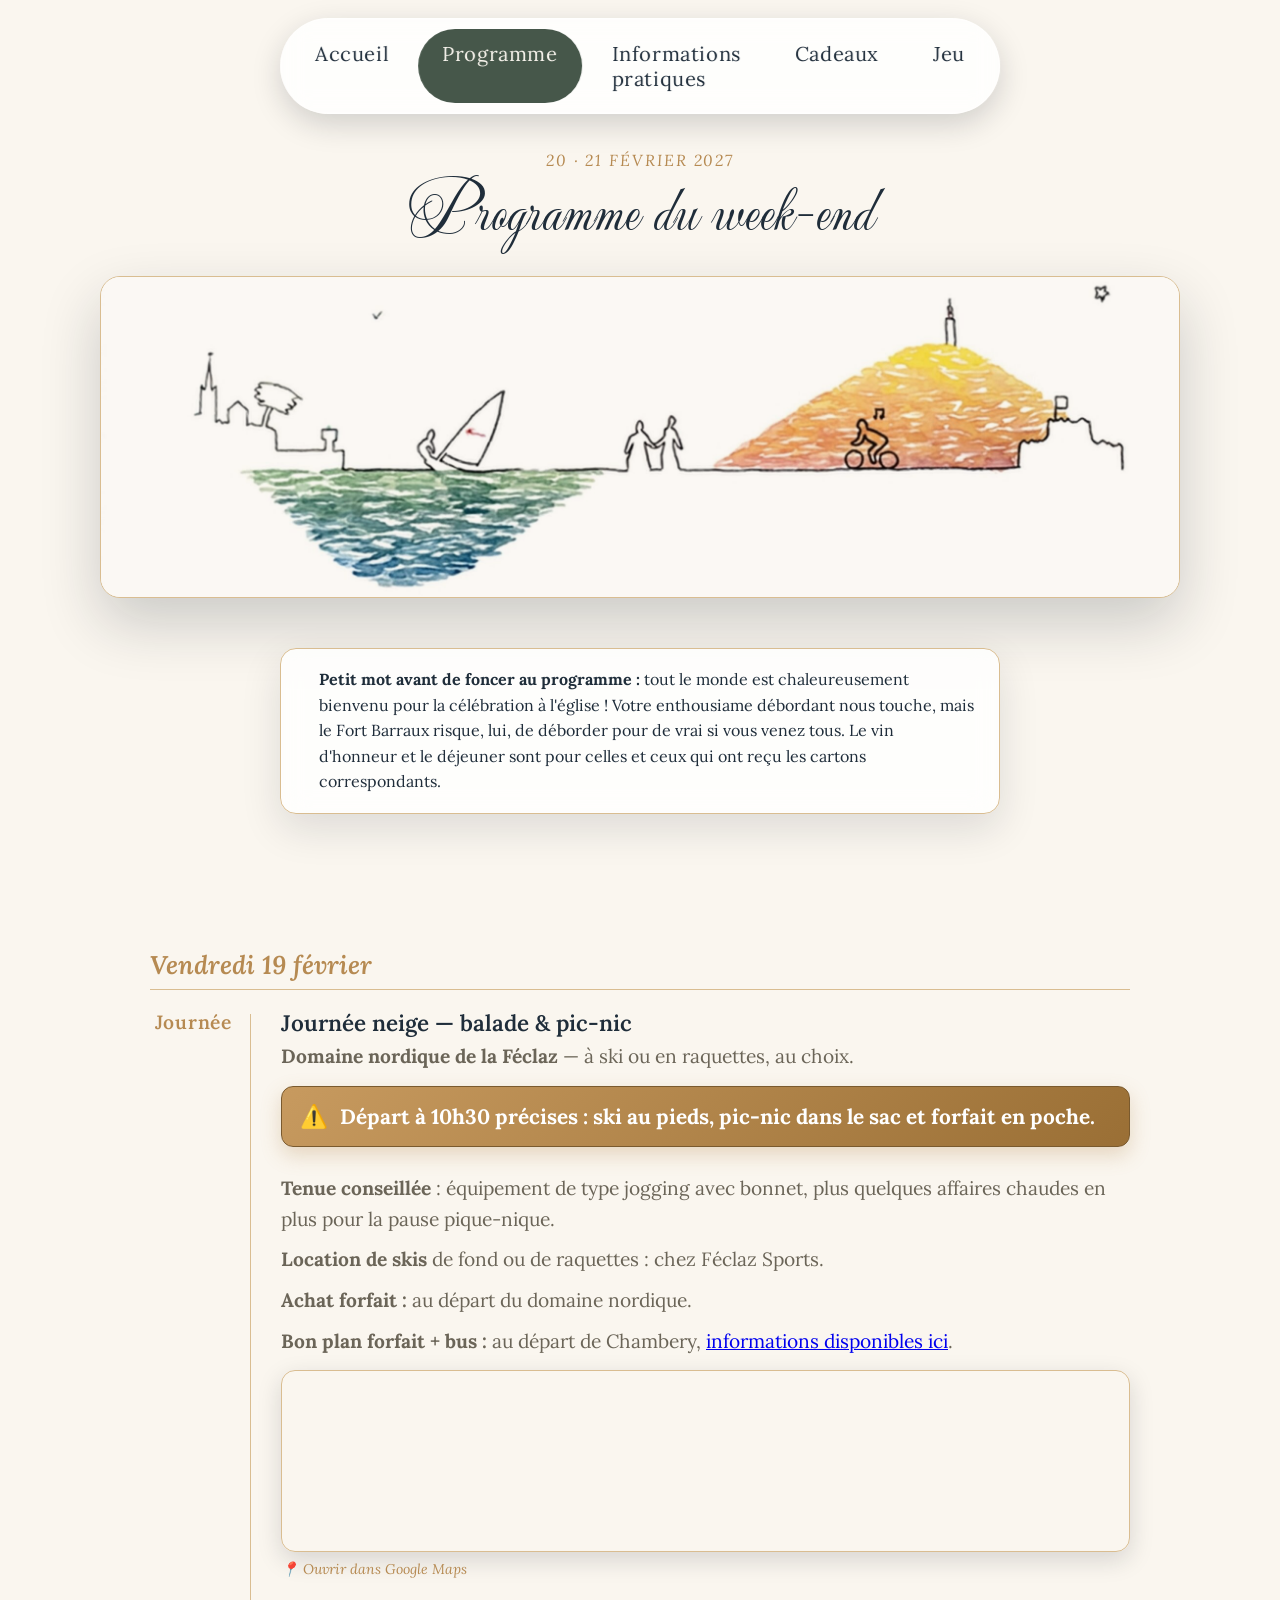
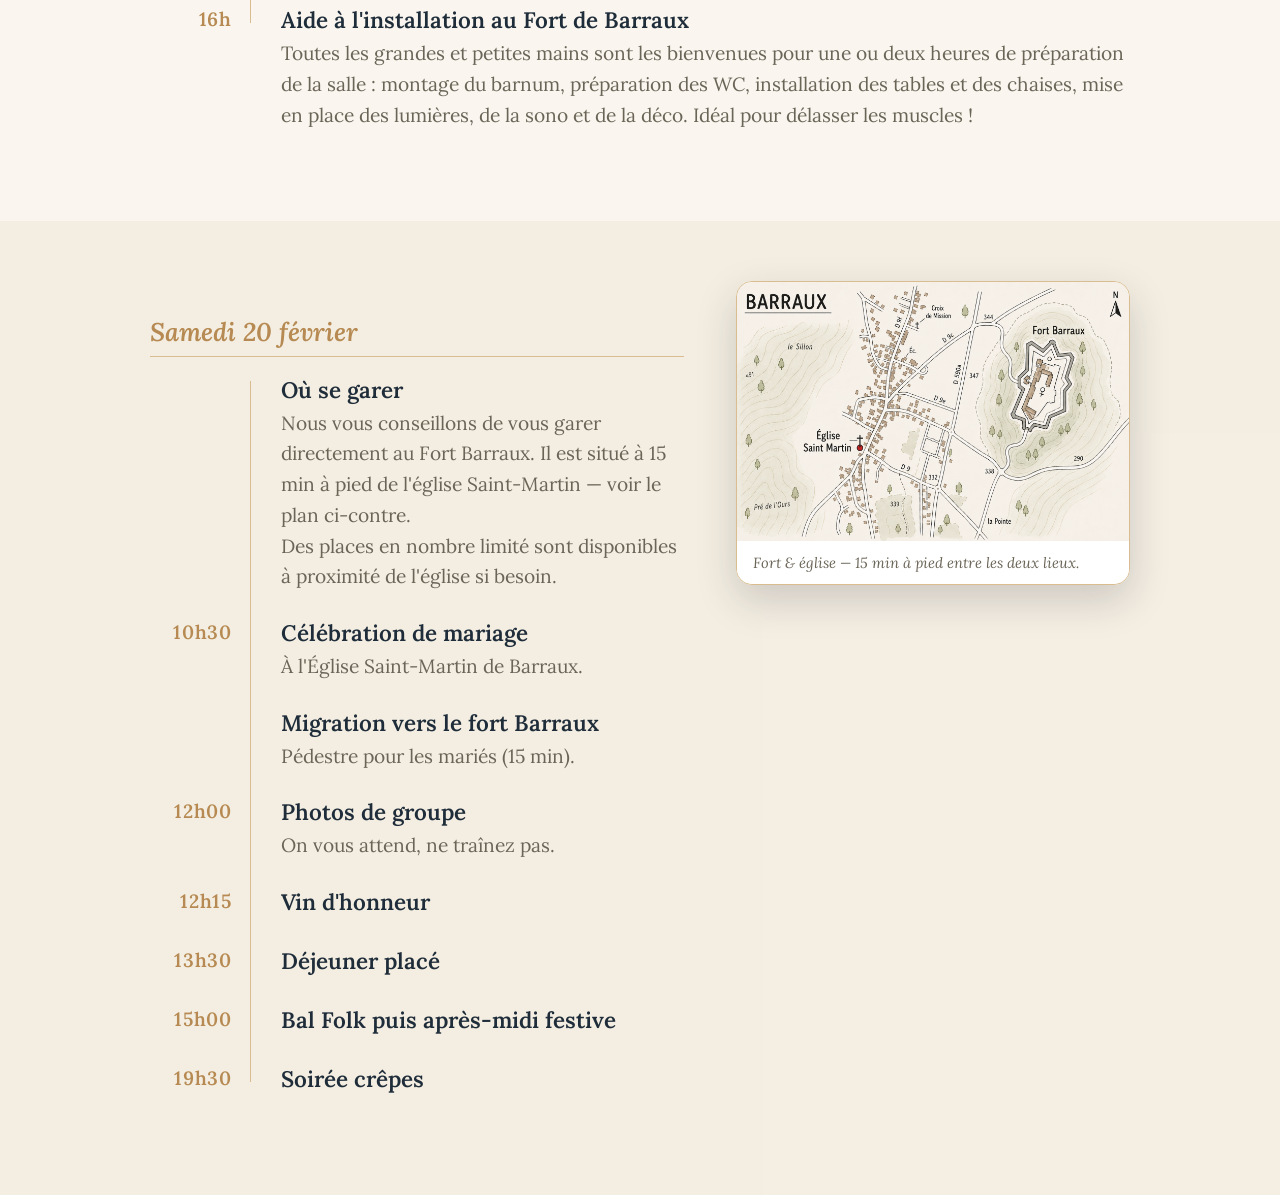
<file: programme/index.html>
<!DOCTYPE html>
<html lang="fr">
<head>
    <meta charset="UTF-8">
    <meta name="viewport" content="width=device-width, initial-scale=1.0">
    <title>Programme — Pomme & Romain</title>

    <link rel="preconnect" href="https://fonts.googleapis.com">
    <link rel="preconnect" href="https://fonts.gstatic.com" crossorigin>
    <link href="https://fonts.googleapis.com/css2?family=Mea+Culpa&family=Lora:ital,wght@0,400;0,500;0,600;1,400&display=swap" rel="stylesheet">

    <link rel="stylesheet" href="style.css">

</head>
<body class="prog-page">

<nav class="site-nav" aria-label="Navigation du site">
    <a href="../index.html" class="site-nav-link" data-target="accueil">Accueil</a>
    <span class="site-nav-link active">Programme</span>
    <a href="../informations-pratiques/index.html" class="site-nav-link" data-target="infos">Informations pratiques</a>
    <a href="../liste-cadeaux/index.html" class="site-nav-link" data-target="cadeaux">Cadeaux</a>
    <a href="../jeu/index.html" class="site-nav-link" data-target="jeu">Jeu</a>
</nav>

<header class="prog-hero">
    <p class="eyebrow">20 · 21 février 2027</p>
    <h2>Programme du week-end</h2>
    <div class="prog-hero-photo">
        <img src="../image/fair-part-new.jpg" alt="Pomme &amp; Romain">
    </div>
</header>

<section class="prog-notice">
    <div class="prog-notice-inner">
        <span class="prog-notice-icon" aria-hidden="true"></span>
        <p><strong>Petit mot avant de foncer au programme&nbsp;:</strong> tout le monde est chaleureusement bienvenu pour la célébration à l'église&nbsp;! Votre enthousiame débordant nous touche, mais le Fort Barraux risque, lui, de déborder pour de vrai si vous venez tous. Le vin d'honneur et le déjeuner sont pour celles et ceux qui ont reçu les cartons correspondants.  </p>
    </div>
</section>

<main class="prog-timeline">

    <!-- <section class="day-block">
        <div class="day-block-inner">
            <h3 class="day">Jeudi 18 février</h3>
            <div class="timeline">
                <div class="event">
                    <div class="node"><span class="node-time"></span></div>
                    <div class="event-body">
                        <h4>Mariage civil</h4>
                    </div>
                </div>
            </div>
        </div>
    </section> -->

    <section class="day-block">
        <div class="day-block-inner">
            <h3 class="day">Vendredi 19 février</h3>
            <div class="timeline">
                <div class="event">
                    <div class="node"><span class="node-time">Journée</span></div>
                    <div class="event-body">
                        <h4>Journée neige — balade &amp; pic-nic</h4>
                        <p><strong>Domaine nordique de la Féclaz </strong> — à ski ou en raquettes, au choix.</p>

                        <div class="event-warning">
                            <span class="event-warning-icon" aria-hidden="true">⚠️</span>
                            <p><strong>Départ à 10h30 précises : ski au pieds, pic-nic dans le sac et forfait en poche. </strong> </p>
                        </div>
                        <p><strong>Tenue conseillée</strong>&nbsp;: équipement de type jogging avec bonnet, plus quelques affaires chaudes en plus pour la pause pique-nique.</p>
                        <p><strong>Location de skis</strong> de fond ou de raquettes : chez Féclaz Sports.</p>
                        <p><strong>Achat forfait : </strong> au départ du domaine nordique.</p>

                        <p><strong>Bon plan forfait + bus : </strong> au départ de Chambery, <a href="https://synchro.grandchambery.fr/synchro-montagne/" target="_blank" rel="noopener"> informations disponibles ici</a>. </p>

                        <div class="event-map">
                            <iframe src="https://www.google.com/maps?q=45.647515,5.9855204&z=15&output=embed" loading="lazy" title="Départ domaine nordique de Féclaz" referrerpolicy="no-referrer-when-downgrade"></iframe>
                        </div>
                        <a class="event-map-link" href="https://www.google.com/maps/search/?api=1&query=45.647515,5.9855204" target="_blank" rel="noopener">📍 Ouvrir dans Google Maps</a>
                    </div>
                </div>
                <div class="event">
                    <div class="node"><span class="node-time">16h</span></div>
                    <div class="event-body">
                        <h4>Aide à l'installation au Fort de Barraux</h4>
                        <p>Toutes les grandes et petites mains sont les bienvenues pour une ou deux heures de préparation de la salle&nbsp;: montage du barnum, préparation des WC, installation des tables et des chaises, mise en place des lumières, de la sono et de la déco. Idéal pour délasser les muscles&nbsp;!</p>
                    </div>
                </div>
            </div>
        </div>
    </section>

    <section class="day-block">
        <div class="day-block-inner day-block-inner--split">
            <div class="timeline">
                <h3 class="day">Samedi 20 février</h3>
                <div class="event">
                    <div class="node"><span class="node-time"></span></div>
                    <div class="event-body">
                        <h4>Où se garer</h4>
                        <p>Nous vous conseillons de vous garer directement au Fort Barraux. Il est situé à 15 min à pied de l'église Saint-Martin — voir le plan ci-contre. <br> 
                        Des places en nombre limité sont disponibles à proximité de l'église si besoin. </p>
                    </div>
                    <div class="node"><span class="node-time">10h30</span></div>
                    <div class="event-body">
                        <h4>Célébration de mariage</h4>
                        <p>À l'Église Saint-Martin de Barraux.</p>
                    </div>
                </div>
                <div class="event">
                    <div class="node"><span class="node-time"></span></div>
                    <div class="event-body">
                        <h4>Migration vers le fort Barraux</h4>
                        <p>Pédestre pour les mariés (15 min).</p>
                    </div>
                </div>
                <div class="event">
                    <div class="node"><span class="node-time">12h00</span></div>
                    <div class="event-body">
                        <h4>Photos de groupe</h4>
                        <p>On vous attend, ne traînez pas. </p>
                    </div>
                </div>
                <div class="event">
                    <div class="node"><span class="node-time">12h15</span></div>
                    <div class="event-body">
                        <h4>Vin d'honneur</h4>
                        <!-- <p>On vous attend, ne trainez pas. </p> -->
                    </div>
                </div>
                <div class="event">
                    <div class="node"><span class="node-time">13h30</span></div>
                    <div class="event-body">
                        <h4>Déjeuner placé </h4>
                    </div>
                </div>
                <div class="event">
                    <div class="node"><span class="node-time">15h00</span></div>
                    <div class="event-body">
                        <h4>Bal Folk puis après-midi festive</h4>
                        <!-- <p>Animations dansantes, jeux et bonne humeur.</p> -->
                    </div>
                </div>
                <div class="event">
                    <div class="node"><span class="node-time">19h30</span></div>
                    <div class="event-body">
                        <h4>Soirée crêpes</h4>
                    </div>
                </div>
            </div>

            <figure class="day-photo">
                <img src="../image/carte_barraux.png" alt="Carte de Barraux">
                <figcaption>Fort &amp; église — 15 min à pied entre les deux lieux. </figcaption>
            </figure>
        </div>
    </section>

    <!-- <section class="day-block">
        <div class="day-block-inner">
            <h3 class="day">Dimanche 21 février</h3>
            <div class="timeline">
                <div class="event">
                    <div class="node"><span class="node-time">Matin</span></div>
                    <div class="event-body">
                        <h4>Messe </h4>
                        <p>Lieu à préciser.</p>
                    </div>
                </div>
                <div class="event">
                    <div class="node"><span class="node-time">11h00</span></div>
                    <div class="event-body">
                        <h4>Brunch</h4>
                        <p>Fort Barraux.</p>
                    </div>
                </div>
                <div class="event">
                    <div class="node"><span class="node-time">Après-<br>midi</span></div>
                    <div class="event-body">
                        <h4>Rangement</h4>
                    </div>
                </div>
            </div>
        </div>
    </section> -->

</main>


</body>
</html>
</file>
<file: programme/style.css>
:root {
    --ink:        #1f2d3a;
    --ivory:      #faf6ef;
    --gold:       #b68a52;
    --gold-soft:  #d9bd91;
    --pine:       #46574a;
    --card-bg:    rgba(255, 255, 255, 0.82);
    --card-blur:  14px;

    --font-script: "Mea Culpa", cursive;
    --font-serif:  "Lora", Georgia, serif;
}

* {
    margin: 0;
    padding: 0;
    box-sizing: border-box;
}

html, body {
    height: 100%;
}

body {
    font-family: var(--font-serif);
    color: var(--ink);
    -webkit-font-smoothing: antialiased;
}

/* ---------- top navigation ---------- */

.site-nav {
    position: fixed;
    top: 18px;
    left: 50%;
    transform: translateX(-50%);
    z-index: 20;
    display: flex;
    gap: 6px;
    padding: 10px;
    background: var(--card-bg);
    backdrop-filter: blur(var(--card-blur));
    -webkit-backdrop-filter: blur(var(--card-blur));
    border: 1px solid rgba(255,255,255,.5);
    border-radius: 999px;
    box-shadow: 0 10px 30px rgba(20, 28, 38, .18);
}

.site-nav-link {
    padding: 12px 24px;
    border-radius: 999px;
    font-family: var(--font-serif);
    font-size: 1.25rem;
    letter-spacing: .03em;
    color: var(--ink);
    text-decoration: none;
    transition: background .2s ease, color .2s ease;
}

.site-nav-link:hover {
    background: rgba(182, 138, 82, .12);
}

.site-nav-link.active {
    background: var(--pine);
    color: var(--ivory);
}

@media (max-width: 480px) {
    .site-nav { top: 12px; gap: 4px; padding: 8px; }
    .site-nav-link { padding: 8px 14px; font-size: .9rem; }
}

/* ---------- scroll-snap pages ---------- */

.scroller {
    height: 100vh;   /* repli navigateurs anciens */
    height: 100dvh;
    overflow-y: scroll;
    scroll-snap-type: y mandatory;
    scroll-behavior: smooth;
}

.page {
    position: relative;
    min-height: 100vh;   /* repli navigateurs anciens */
    min-height: 100dvh;
    scroll-snap-align: start;
    display: flex;
    flex-direction: column;
    align-items: center;
    justify-content: center;
    padding: 100px 24px 60px;
    overflow: hidden;
}

.bg {
    position: absolute;
    inset: 0;
    background-size: cover;
    background-position: center;
    background-attachment: fixed;
    z-index: 0;
}

.bg-veil {
    position: absolute;
    inset: 0;
    background: linear-gradient(180deg, rgba(31,45,58,.03) 0%, rgba(31,45,58,.02) 45%, rgba(31,45,58,.03) 100%);
    z-index: 1;
}

.bg-veil--light {
    background: linear-gradient(180deg, rgba(250,246,239,.6) 0%, rgba(250,246,239,.5) 100%);
}

/* ---------- glass card ---------- */

.glass-card {
    position: relative;
    z-index: 2;
    width: 100%;
    max-width: 620px;
    background: var(--card-bg);
    backdrop-filter: blur(var(--card-blur));
    -webkit-backdrop-filter: blur(var(--card-blur));
    border: 1px solid rgba(255,255,255,.5);
    border-radius: 22px;
    box-shadow: 0 25px 60px rgba(20, 28, 38, .25);
    padding: 56px 44px;
    text-align: center;
}

/* ---------- hero page ---------- */

.eyebrow {
    font-family: var(--font-serif);
    font-style: italic;
    font-size: 1rem;
    letter-spacing: .12em;
    text-transform: uppercase;
    color: var(--gold);
    margin-bottom: 18px;
}

h1 {
    font-family: var(--font-script);
    font-weight: 400;
    font-size: 5rem;
    line-height: 1;
    color: var(--ink);
}

h1 .amp {
    color: var(--gold);
    font-size: .8em;
    margin: 0 6px;
}

.lede {
    font-family: var(--font-serif);
    font-style: italic;
    font-size: 1.5rem;
    color: var(--pine);
    margin: 18px 0 26px;
}

.small {
    color: #6b6558;
    font-size: 1rem;
    line-height: 1.8;
}

/* ---------- cadeaux page ---------- */

.cadeaux-card {
    max-width: 920px;
    padding: 60px 46px 54px;
}

.cadeaux-page h2 {
    font-family: var(--font-script);
    font-weight: 400;
    font-size: 2.6rem;
    color: var(--ink);
    margin-bottom: 20px;
}

.cadeaux-intro {
    color: #6b6558;
    font-size: 1.05rem;
    line-height: 1.75;
    margin-bottom: 38px;
}

.gift-list {
    display: grid;
    grid-template-columns: 1fr;
    gap: 22px;
    text-align: left;
}

@media (min-width: 720px) {
    .gift-list {
        grid-template-columns: 1fr 1fr;
    }
    .gift-status {
        grid-column: 1 / -1;
    }
}

.gift-status {
    color: #6b6558;
    font-style: italic;
    text-align: center;
}

.gift-card {
    border: 1px solid var(--gold-soft);
    border-radius: 16px;
    padding: 22px 24px;
    background: rgba(255, 255, 255, 0.5);
}

.gift-head {
    display: flex;
    align-items: baseline;
    justify-content: space-between;
    gap: 12px;
    margin-bottom: 6px;
}

.gift-head h4 {
    font-family: var(--font-serif);
    font-weight: 600;
    font-size: 1.25rem;
    color: var(--ink);
}

.gift-amounts {
    font-size: .95rem;
    color: var(--gold);
    font-weight: 600;
    white-space: nowrap;
}

.gift-amounts .raised {
    color: var(--pine);
}

.gift-desc {
    color: #6b6558;
    font-size: .98rem;
    line-height: 1.6;
    margin-bottom: 14px;
}

.progress-track {
    width: 100%;
    height: 8px;
    border-radius: 999px;
    background: rgba(182, 138, 82, 0.18);
    overflow: hidden;
    margin-bottom: 16px;
}

.progress-fill {
    height: 100%;
    background: linear-gradient(90deg, var(--gold-soft), var(--gold));
    border-radius: 999px;
    transition: width .6s ease;
}

.gift-form {
    display: flex;
    flex-direction: column;
    gap: 10px;
}

.gift-form-row {
    display: flex;
    gap: 10px;
}

.gift-form textarea {
    width: 100%;
    resize: vertical;
    padding: 10px 14px;
    border: 1px solid var(--gold-soft);
    border-radius: 14px;
    font-family: var(--font-serif);
    font-style: italic;
    font-size: .95rem;
    color: var(--ink);
    background: #fff;
}

.gift-form textarea:focus {
    outline: 2px solid var(--gold);
    outline-offset: 1px;
}

.gift-form input {
    flex: 1;
    min-width: 0;
    padding: 10px 14px;
    border: 1px solid var(--gold-soft);
    border-radius: 999px;
    font-family: var(--font-serif);
    font-size: 1rem;
    color: var(--ink);
    background: #fff;
}

.gift-form input:focus {
    outline: 2px solid var(--gold);
    outline-offset: 1px;
}

.gift-form button {
    padding: 10px 22px;
    border: none;
    border-radius: 999px;
    background: var(--pine);
    color: var(--ivory);
    font-family: var(--font-serif);
    font-weight: 600;
    font-size: .95rem;
    cursor: pointer;
    transition: background .2s ease;
    white-space: nowrap;
}

.gift-form button:hover {
    background: #354338;
}

.gift-form button:disabled {
    opacity: .6;
    cursor: not-allowed;
}

.gift-feedback {
    margin-top: 10px;
    font-size: .9rem;
    min-height: 1.2em;
}

.gift-feedback.ok   { color: var(--pine); }
.gift-feedback.err  { color: #a5433a; }

/* ---------- jeu page ---------- */

.game-card {
    max-width: 1400px;
    /* padding: 20px 0px 10px; */
    /* padding: 4% 4% 3%; */
    padding:
        clamp(20px, 3vh, 56px)
        clamp(24px, 3vw, 48px)
        clamp(16px, 2.5vh, 44px);
        /* La carte occupe toute la hauteur visible disponible.
       svh = "small viewport height" : la plus petite hauteur possible
       (barre d'adresse affichée). Le jeu n'est donc JAMAIS coupé,
       quel que soit le navigateur ou l'état de la barre d'adresse.
       (120px = padding vertical de .page : 60px en haut + 60px en bas.) */
    height: calc(100vh - 160px);   /* repli navigateurs anciens */
    display: flex;
    flex-direction: column;
}

.game-page h2 {
    font-family: var(--font-script);
    font-weight: 400;
    font-size: 2.6rem;
    color: var(--ink);
    margin-bottom: 1%;
}

.game-intro {
    color: #6b6558;
    font-size: 1.02rem;
    line-height: 1.7;
    margin-bottom: 2%;
}

/* Conteneur transparent : occupe automatiquement TOUT l'espace restant
   sous le titre et le texte d'intro (grâce à flex:1), sans qu'on ait à
   deviner leur hauteur. C'est ici la vraie correction du problème de
   taille variable selon le navigateur. */
.game-frame-wrap {
    flex: 1 1 auto;
    min-height: 0;            /* autorise le rétrécissement dans le flex */
    width: 100%;
    margin-inline: auto;
    display: flex;
    align-items: center;
    justify-content: center;
    container-type: size;     /* permet d'utiliser cqw / cqh ci-dessous */
}

/* Le jeu conserve le ratio 4/3 et prend la plus grande taille qui rentre
   à la fois en largeur ET en hauteur du conteneur.
   min(100cqw, 100cqh*4/3) = "la plus petite des deux contraintes". */
.game-frame {
    width: 100%;                          /* repli si cqw/cqh non supportés */
    width: min(100cqw, 100cqh * 4 / 3);
    max-width: 100%;
    max-height: 100%;
    aspect-ratio: 4 / 3;
    border: 1px solid var(--gold-soft);
    border-radius: 16px;
    overflow: hidden;
    box-shadow: 0 15px 40px rgba(20, 28, 38, .25);
    display: block;
}

@media (max-width: 540px) {
    .game-card { padding: 40px 20px 32px; }
}

/* ---------- programme page (full-width layout, no photo background) ---------- */

.prog-page {
    background: var(--ivory);
}

.prog-hero {
    padding: 150px 24px 50px;
    text-align: center;
}

.prog-hero .eyebrow {
    margin-bottom: 8px;
}

.prog-hero h2 {
    font-family: var(--font-script);
    font-weight: 400;
    font-size: 4rem;
    line-height: 1;
    color: var(--ink);
    margin-bottom: 34px;
}

.prog-hero-photo {
    max-width: 1080px;
    margin: 0 auto;
    border-radius: 20px;
    overflow: hidden;
    border: 1px solid var(--gold-soft);
    box-shadow: 0 25px 60px rgba(20, 28, 38, .2);
    background: var(--ivory);
}

.prog-hero-photo img {
    display: block;
    width: 100%;
    height: 320px;
    object-fit: cover;
    object-position: center 40%;
    filter: brightness(.96) sepia(.07) saturate(.92);
}

/* ---------- notice banner (invitation reminder) ---------- */

.prog-notice {
    padding: 0 24px 40px;
}

.prog-notice-inner {
    max-width: 720px;
    margin: 0 auto;
    display: flex;
    align-items: flex-start;
    gap: 14px;
    padding: 18px 24px;
    background: var(--card-bg);
    backdrop-filter: blur(var(--card-blur));
    border: 1px solid var(--gold-soft);
    border-radius: 16px;
    box-shadow: 0 15px 40px rgba(20, 28, 38, .12);
}

.prog-notice-icon {
    font-size: 1.3rem;
    line-height: 1.6;
    flex-shrink: 0;
}

.prog-notice-inner p {
    font-size: clamp(.85rem, .78rem + .3vw, 1rem);
    line-height: 1.6;
    color: var(--ink);
}

.day-block {
    padding: 60px 24px 64px;
}

.day-block:nth-of-type(even) {
    background: rgba(182, 138, 82, .08);
}

.day-block-inner {
    max-width: 980px;
    margin: 0 auto;
}

.day-block-inner--split {
    display: grid;
    grid-template-columns: 1.15fr .85fr;
    gap: 8px 52px;
    align-items: start;
}

.day-block-inner--split .timeline {
    grid-column: 1;
}

.day-photo {
    grid-column: 2;
    grid-row: 1 / span 2;
    border-radius: 16px;
    overflow: hidden;
    border: 1px solid var(--gold-soft);
    box-shadow: 0 15px 40px rgba(20, 28, 38, .18);
    position: sticky;
    top: 110px;
}

.day-photo img {
    display: block;
    width: 100%;
}

.day-photo figcaption {
    padding: 12px 16px;
    font-family: var(--font-serif);
    font-style: italic;
    font-size: .92rem;
    color: #6b6558;
    background: #fff;
}

.prog-footer-cue {
    padding: 10px 24px 70px;
    text-align: center;
}

@media (max-width: 860px) {
    .day-block-inner--split {
        grid-template-columns: 1fr;
    }
    .day-photo {
        grid-column: 1;
        grid-row: auto;
        position: static;
        margin-bottom: 30px;
    }
}

@media (max-width: 540px) {
    .prog-hero { padding: 118px 16px 34px; }
    .prog-hero h2 { font-size: 2.6rem; margin-bottom: 24px; }
    .prog-hero-photo img { height: 220px; }
    .day-block { padding: 42px 16px 48px; }
}

.day {
    font-weight: 600;
    font-style: italic;
    font-size: 1.6rem;
    color: var(--gold);
    text-align: left;
    margin: 34px 0 18px;
    padding-bottom: 8px;
    border-bottom: 1px solid var(--gold-soft);
}

.timeline {
    text-align: left;
}

.event {
    display: grid;
    grid-template-columns: 90px 1px 1fr;
    column-gap: 20px;
    position: relative;
}

.event::before {
    content: "";
    position: absolute;
    left: 100px;
    top: 6px;
    bottom: -18px;
    width: 1px;
    background: var(--gold-soft);
}

.event:last-of-type::before {
    display: none;
}

.node {
    grid-column: 1;
    display: flex;
    justify-content: flex-end;
    padding-top: 2px;
}

@media (max-width: 540px) {
    .node {
        justify-content: center;
    }
}




.node-time {
    font-size: clamp(.85rem, .5rem + 1vw, 1.2rem);
    letter-spacing: .04em;
    color: var(--gold);
    font-weight: 600;
    white-space: nowrap;
    max-width: 100%;
    overflow-wrap: break-word;
    text-overflow: ellipsis;
    padding-right: 8px;
    text-align: center;
}

@media (max-width: 700px) {
    .node-time {
        white-space: normal;
        overflow-wrap: break-word;
        text-overflow: clip;
    }
}

.event-body {
    grid-column: 3;
    padding-bottom: 26px;
    text-align: left;
}

.event-body h4 {
    font-weight: 600;
    font-size: clamp(.85rem, .8rem + 1vw, 1.4rem);
    color: var(--ink);
    margin-bottom: 4px;
}

.event-body p {
    color: #6b6558;
    font-size: clamp(.85rem, .7rem + 1vw, 1.2rem);
    line-height: 1.6;
}

.event-body p + p {
    margin-top: 10px;
}

/* ---------- inline event warning ---------- */

.event-warning {
    display: flex;
    align-items: center;
    gap: 12px;
    margin-top: 14px;
    margin-bottom: 26px;
    padding: 14px 18px;
    border-radius: 12px;
    background: linear-gradient(135deg, #c79a5f, #9a6f35);
    border: 1px solid #7a5a2e;
    box-shadow: 0 8px 20px rgba(182, 138, 82, .3);
}

.event-warning-icon {
    font-size: 1.4rem;
    line-height: 1;
    flex-shrink: 0;
}

.event-warning p {
    color: #fff;
    font-size: clamp(.85rem, .7rem + 1vw, 1.3rem);
    line-height: 1.5;
}

.event-warning p + p {
    margin-top: 0;
}

/* ---------- inline event map ---------- */

.event-map {
    margin-top: 14px;
    border: 1px solid var(--gold-soft);
    border-radius: 14px;
    overflow: hidden;
    box-shadow: 0 8px 24px rgba(20, 28, 38, .15);
}

.event-map iframe {
    display: block;
    width: 100%;
    height: 180px;
    border: 0;
}

.event-map-link {
    display: inline-flex;
    align-items: center;
    gap: 6px;
    margin-top: 8px;
    font-size: .88rem;
    font-style: italic;
    color: var(--gold);
    text-decoration: none;
    border-bottom: 1px solid transparent;
    transition: border-color .2s ease;
}

.event-map-link:hover {
    border-color: var(--gold);
}

/* ---------- responsive ---------- */

@media (max-width: 540px) {
    h1 { font-size: 3.4rem; }
    .glass-card { padding: 40px 26px; }
    .event { grid-template-columns: 64px 1px 1fr; column-gap: 14px; }
    .event::before { left: 74px; }
    .cadeaux-card { padding: 44px 22px 40px; }
    .gift-head { flex-direction: column; align-items: flex-start; gap: 4px; }
    .gift-form-row { flex-direction: column; }
}
</file>
